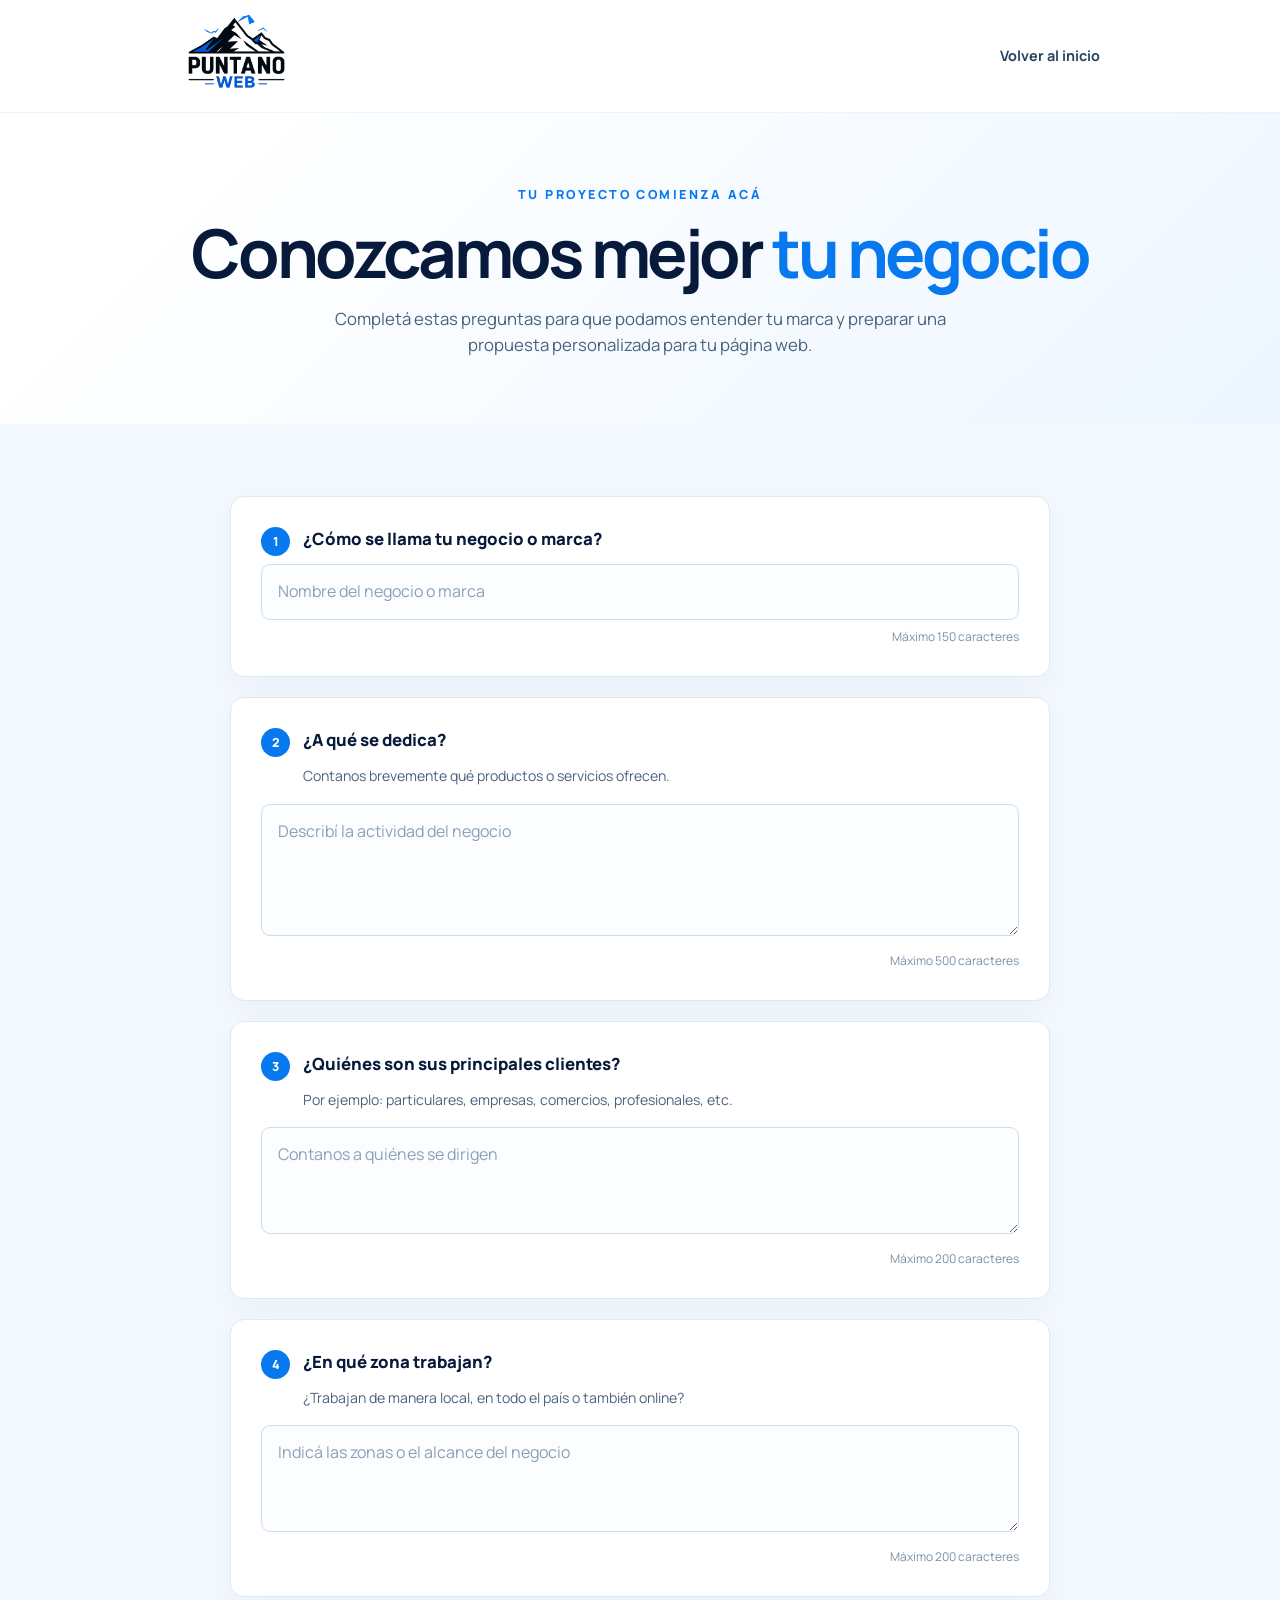
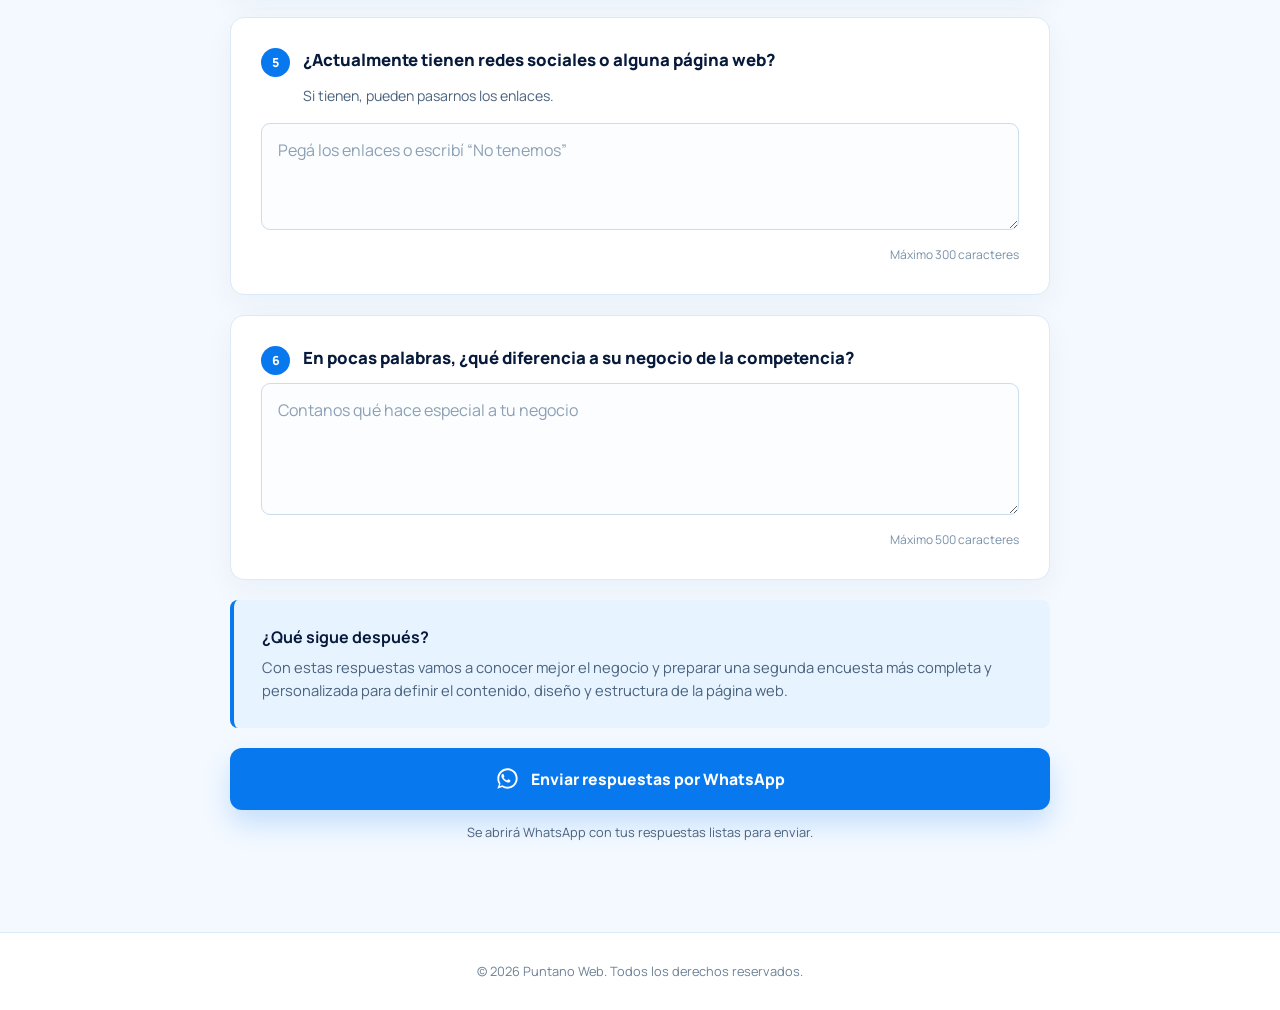
<file: encuesta/index.html>
<!doctype html>
<html lang="es">
  <head>
    <meta charset="UTF-8" />
    <meta name="viewport" content="width=device-width, initial-scale=1.0" />
    <meta name="description" content="Encuesta inicial para conocer tu negocio y preparar tu nueva página web." />
    <title>Encuesta inicial | Puntano Web</title>
    <link rel="icon" type="image/png" href="../favicon.png" />
    <link rel="preconnect" href="https://fonts.googleapis.com" />
    <link rel="preconnect" href="https://fonts.gstatic.com" crossorigin />
    <link href="https://fonts.googleapis.com/css2?family=Manrope:wght@400;500;600;700;800&display=swap" rel="stylesheet" />
    <link rel="stylesheet" href="styles.css?v=20260919-2" />
    <script src="script.js?v=20260919-2" defer></script>
  </head>
  <body>
    <header class="survey-header">
      <div class="container survey-nav">
        <a href="../" aria-label="Volver al inicio de Puntano Web">
          <img src="../imagenes/logo.png" alt="Puntano Web" />
        </a>
        <a class="back-link" href="../">Volver al inicio</a>
      </div>
    </header>

    <main>
      <section class="survey-hero">
        <div class="container">
          <span class="eyebrow">Tu proyecto comienza acá</span>
          <h1>Conozcamos mejor <span>tu negocio</span></h1>
          <p>
            Completá estas preguntas para que podamos entender tu marca y preparar una propuesta
            personalizada para tu página web.
          </p>
        </div>
      </section>

      <section class="survey-section">
        <div class="container survey-layout">
          <form class="survey-form" id="survey-form">
            <div class="question-card">
              <label for="business-name"><span>1</span> ¿Cómo se llama tu negocio o marca?</label>
              <input id="business-name" name="businessName" type="text" maxlength="150" placeholder="Nombre del negocio o marca" required />
              <small>Máximo 150 caracteres</small>
            </div>

            <div class="question-card">
              <label for="business-activity"><span>2</span> ¿A qué se dedica?</label>
              <p>Contanos brevemente qué productos o servicios ofrecen.</p>
              <textarea id="business-activity" name="businessActivity" rows="4" maxlength="500" placeholder="Describí la actividad del negocio" required></textarea>
              <small>Máximo 500 caracteres</small>
            </div>

            <div class="question-card">
              <label for="customers"><span>3</span> ¿Quiénes son sus principales clientes?</label>
              <p>Por ejemplo: particulares, empresas, comercios, profesionales, etc.</p>
              <textarea id="customers" name="customers" rows="3" maxlength="200" placeholder="Contanos a quiénes se dirigen" required></textarea>
              <small>Máximo 200 caracteres</small>
            </div>

            <div class="question-card">
              <label for="work-area"><span>4</span> ¿En qué zona trabajan?</label>
              <p>¿Trabajan de manera local, en todo el país o también online?</p>
              <textarea id="work-area" name="workArea" rows="3" maxlength="200" placeholder="Indicá las zonas o el alcance del negocio" required></textarea>
              <small>Máximo 200 caracteres</small>
            </div>

            <div class="question-card">
              <label for="online-presence"><span>5</span> ¿Actualmente tienen redes sociales o alguna página web?</label>
              <p>Si tienen, pueden pasarnos los enlaces.</p>
              <textarea id="online-presence" name="onlinePresence" rows="3" maxlength="300" placeholder="Pegá los enlaces o escribí “No tenemos”" required></textarea>
              <small>Máximo 300 caracteres</small>
            </div>

            <div class="question-card">
              <label for="difference"><span>6</span> En pocas palabras, ¿qué diferencia a su negocio de la competencia?</label>
              <textarea id="difference" name="difference" rows="4" maxlength="500" placeholder="Contanos qué hace especial a tu negocio" required></textarea>
              <small>Máximo 500 caracteres</small>
            </div>

            <div class="survey-note">
              <strong>¿Qué sigue después?</strong>
              <p>
                Con estas respuestas vamos a conocer mejor el negocio y preparar una segunda
                encuesta más completa y personalizada para definir el contenido, diseño y estructura
                de la página web.
              </p>
            </div>

            <button class="submit-button" type="submit">
              <svg viewBox="0 0 32 32" aria-hidden="true">
                <path d="M19.11 17.93c-.29-.14-1.69-.83-1.95-.92-.26-.1-.45-.14-.64.14-.19.29-.73.92-.9 1.11-.16.19-.33.21-.62.07-.29-.14-1.2-.44-2.28-1.4-.84-.75-1.41-1.67-1.57-1.95-.16-.29-.02-.44.12-.58.13-.13.29-.33.43-.5.14-.17.19-.29.29-.48.1-.19.05-.36-.02-.5-.07-.14-.64-1.55-.88-2.12-.23-.55-.47-.48-.64-.49h-.55c-.19 0-.5.07-.76.36-.26.29-1 1-.96 2.43.05 1.43 1.03 2.81 1.18 3 .14.19 2.02 3.08 4.89 4.31.68.29 1.21.46 1.63.59.68.22 1.3.19 1.79.12.55-.08 1.69-.69 1.93-1.35.24-.67.24-1.24.17-1.36-.07-.12-.26-.19-.55-.33z" />
                <path d="M16.03 3C8.84 3 3 8.82 3 16c0 2.54.74 5.02 2.13 7.15L3 29l6.03-2.07A12.94 12.94 0 0016.03 29C23.22 29 29 23.18 29 16S23.22 3 16.03 3zm0 23.63c-2.15 0-4.25-.58-6.08-1.67l-.43-.26-3.58 1.23 1.17-3.49-.28-.45A10.54 10.54 0 015.49 16c0-5.82 4.73-10.55 10.54-10.55 5.81 0 10.54 4.73 10.54 10.55 0 5.81-4.73 10.63-10.54 10.63z" />
              </svg>
              Enviar respuestas por WhatsApp
            </button>
            <p class="form-help">Se abrirá WhatsApp con tus respuestas listas para enviar.</p>
          </form>
        </div>
      </section>
    </main>

    <footer>
      <div class="container">© 2026 Puntano Web. Todos los derechos reservados.</div>
    </footer>
  </body>
</html>
</file>
<file: encuesta/styles.css>
:root {
  --blue: #0878ee;
  --blue-dark: #071a3b;
  --text: #49627e;
  --border: #dce9f6;
  --background: #f4f9ff;
}

* { box-sizing: border-box; }

html { scroll-behavior: smooth; }

body {
  margin: 0;
  color: var(--blue-dark);
  background: var(--background);
  font-family: "Manrope", system-ui, sans-serif;
  line-height: 1.6;
}

img, svg { display: block; }
a { color: inherit; text-decoration: none; }

.container {
  width: min(100% - 40px, 920px);
  margin-inline: auto;
}

.survey-header {
  background: rgba(255, 255, 255, 0.96);
  border-bottom: 1px solid rgba(8, 120, 238, 0.08);
}

.survey-nav {
  min-height: 96px;
  display: flex;
  align-items: center;
  justify-content: space-between;
  gap: 24px;
}

.survey-nav img { width: 112px; height: auto; }

.back-link {
  color: #24415f;
  font-size: 0.9rem;
  font-weight: 700;
}

.back-link:hover { color: var(--blue); }

.survey-hero {
  padding: 72px 0 65px;
  text-align: center;
  background: linear-gradient(135deg, #fff 15%, #edf6ff 100%);
}

.eyebrow {
  display: block;
  margin-bottom: 12px;
  color: var(--blue);
  font-size: 0.78rem;
  font-weight: 800;
  letter-spacing: 0.2em;
  text-transform: uppercase;
}

h1 {
  margin: 0 0 18px;
  font-size: clamp(2.5rem, 6vw, 4.2rem);
  line-height: 1.05;
  letter-spacing: -0.045em;
}

h1 span { color: var(--blue); }

.survey-hero p {
  max-width: 680px;
  margin: 0 auto;
  color: var(--text);
  font-size: 1.05rem;
}

.survey-section { padding: 72px 0 90px; }
.survey-layout { max-width: 820px; }
.survey-form { display: grid; gap: 20px; }

.question-card {
  padding: 30px;
  border: 1px solid var(--border);
  border-radius: 14px;
  background: #fff;
  box-shadow: 0 10px 30px rgba(7, 42, 82, 0.045);
}

.question-card label {
  display: flex;
  align-items: flex-start;
  gap: 13px;
  margin-bottom: 8px;
  font-size: 1.05rem;
  font-weight: 800;
  line-height: 1.4;
}

.question-card label span {
  display: grid;
  place-items: center;
  width: 29px;
  height: 29px;
  flex: 0 0 29px;
  border-radius: 50%;
  color: #fff;
  background: var(--blue);
  font-size: 0.78rem;
}

.question-card > p {
  margin: 0 0 16px 42px;
  color: var(--text);
  font-size: 0.88rem;
}

input, textarea {
  width: 100%;
  padding: 14px 16px;
  border: 1px solid #cbdced;
  border-radius: 9px;
  outline: none;
  color: var(--blue-dark);
  background: #fbfdff;
  font: inherit;
  resize: vertical;
  transition: border-color 160ms ease, box-shadow 160ms ease, background 160ms ease;
}

input:focus, textarea:focus {
  border-color: var(--blue);
  background: #fff;
  box-shadow: 0 0 0 4px rgba(8, 120, 238, 0.1);
}

input::placeholder, textarea::placeholder { color: #8ca0b5; }

.question-card small {
  display: block;
  margin-top: 7px;
  color: #7890a8;
  font-size: 0.75rem;
  text-align: right;
}

.survey-note {
  padding: 25px 28px;
  border-left: 4px solid var(--blue);
  border-radius: 8px;
  background: #e7f3ff;
}

.survey-note strong { display: block; margin-bottom: 5px; }
.survey-note p { margin: 0; color: var(--text); font-size: 0.92rem; }

.submit-button {
  min-height: 62px;
  display: inline-flex;
  align-items: center;
  justify-content: center;
  gap: 11px;
  padding: 0 28px;
  border: 0;
  border-radius: 12px;
  color: #fff;
  background: #0878ee;
  box-shadow: 0 14px 28px rgba(8, 120, 238, 0.2);
  font: 800 0.98rem "Manrope", sans-serif;
  cursor: pointer;
  transition: transform 160ms ease, background 160ms ease, box-shadow 160ms ease;
}

.submit-button:hover {
  transform: translateY(-2px);
  background: #006bdc;
  box-shadow: 0 18px 34px rgba(8, 120, 238, 0.28);
}

.submit-button svg { width: 25px; height: 25px; fill: currentColor; }
.form-help { margin: -8px 0 0; color: var(--text); font-size: 0.8rem; text-align: center; }

footer {
  padding: 28px 0;
  color: #6c8196;
  background: #fff;
  border-top: 1px solid var(--border);
  font-size: 0.8rem;
  text-align: center;
}

@media (max-width: 600px) {
  .container { width: min(100% - 28px, 920px); }
  .survey-nav { min-height: 76px; }
  .survey-nav img { width: 90px; }
  .back-link { font-size: 0.82rem; }
  .survey-hero { padding: 50px 0; }
  .survey-hero p { font-size: 0.96rem; }
  .survey-section { padding: 45px 0 65px; }
  .question-card { padding: 22px 18px; }
  .question-card label { font-size: 0.98rem; }
  .question-card > p { margin-left: 0; }
  .submit-button { width: 100%; padding-inline: 18px; }
}
</file>
